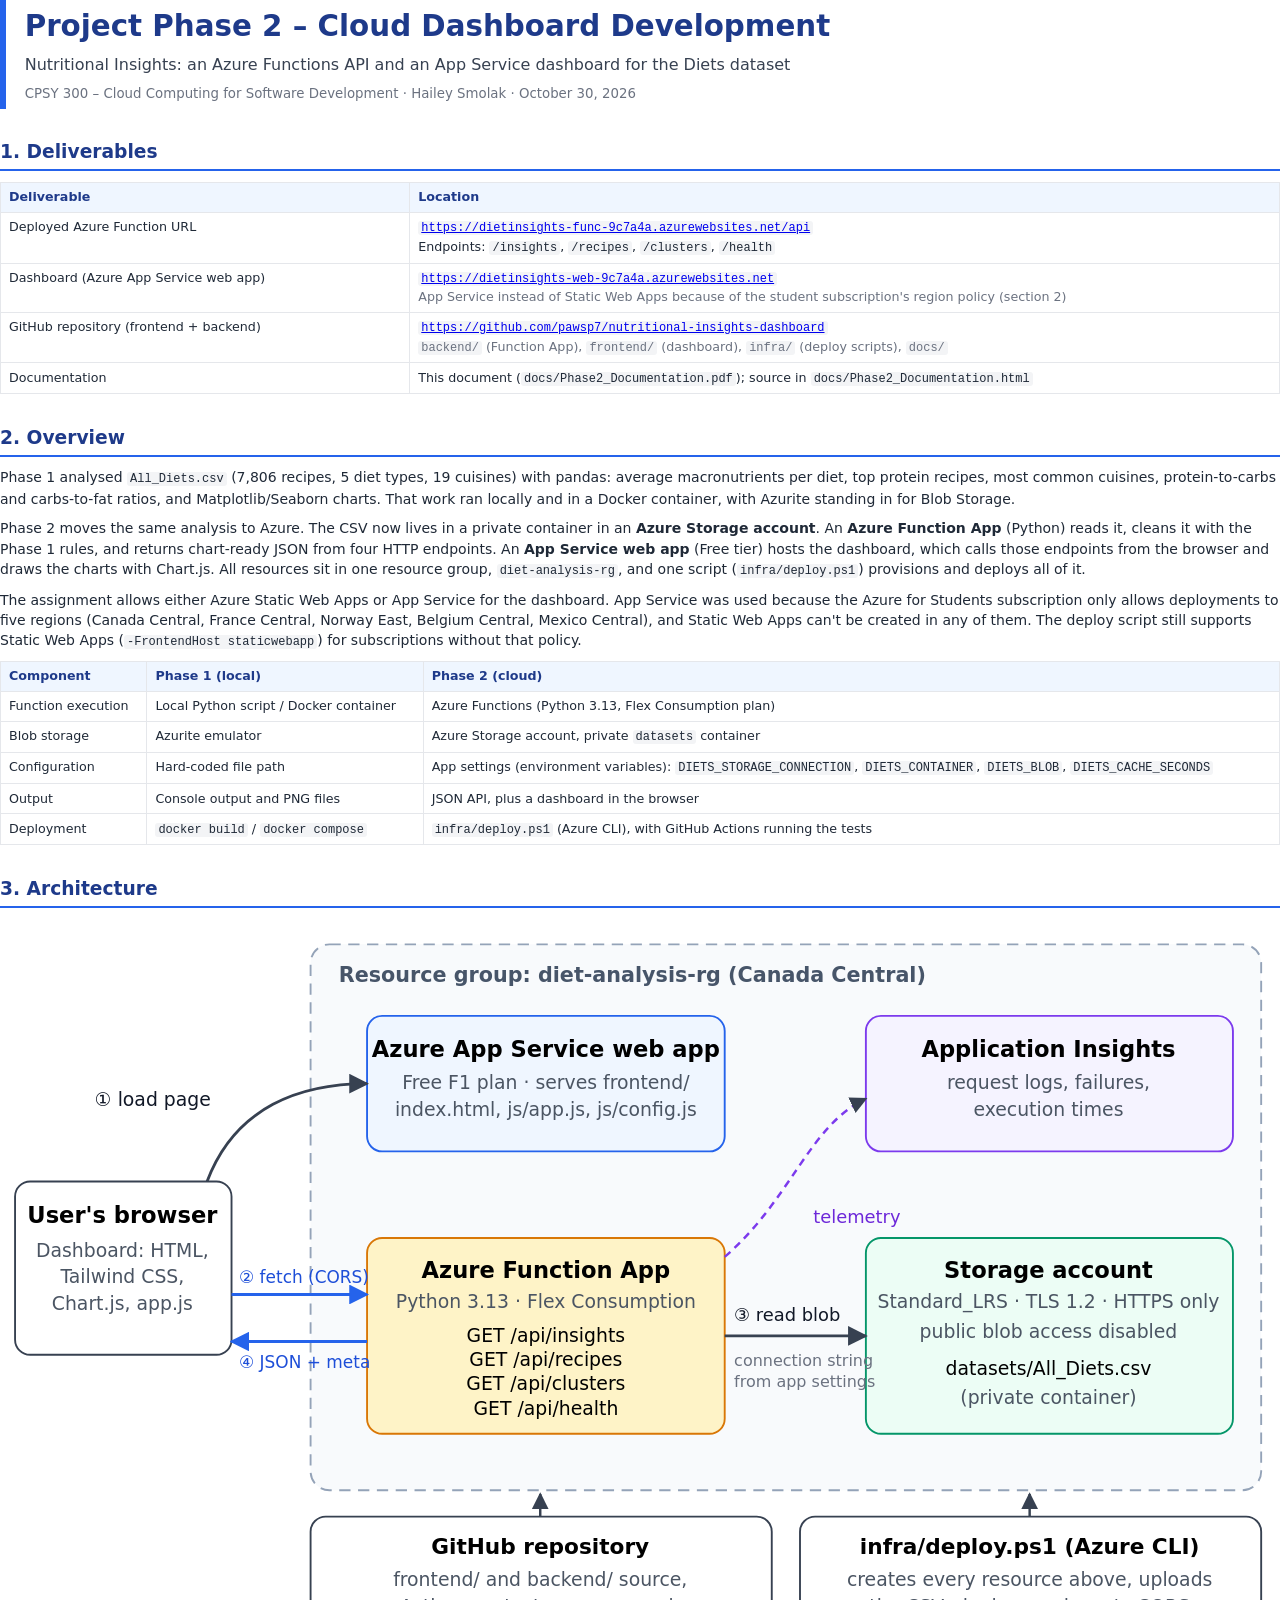
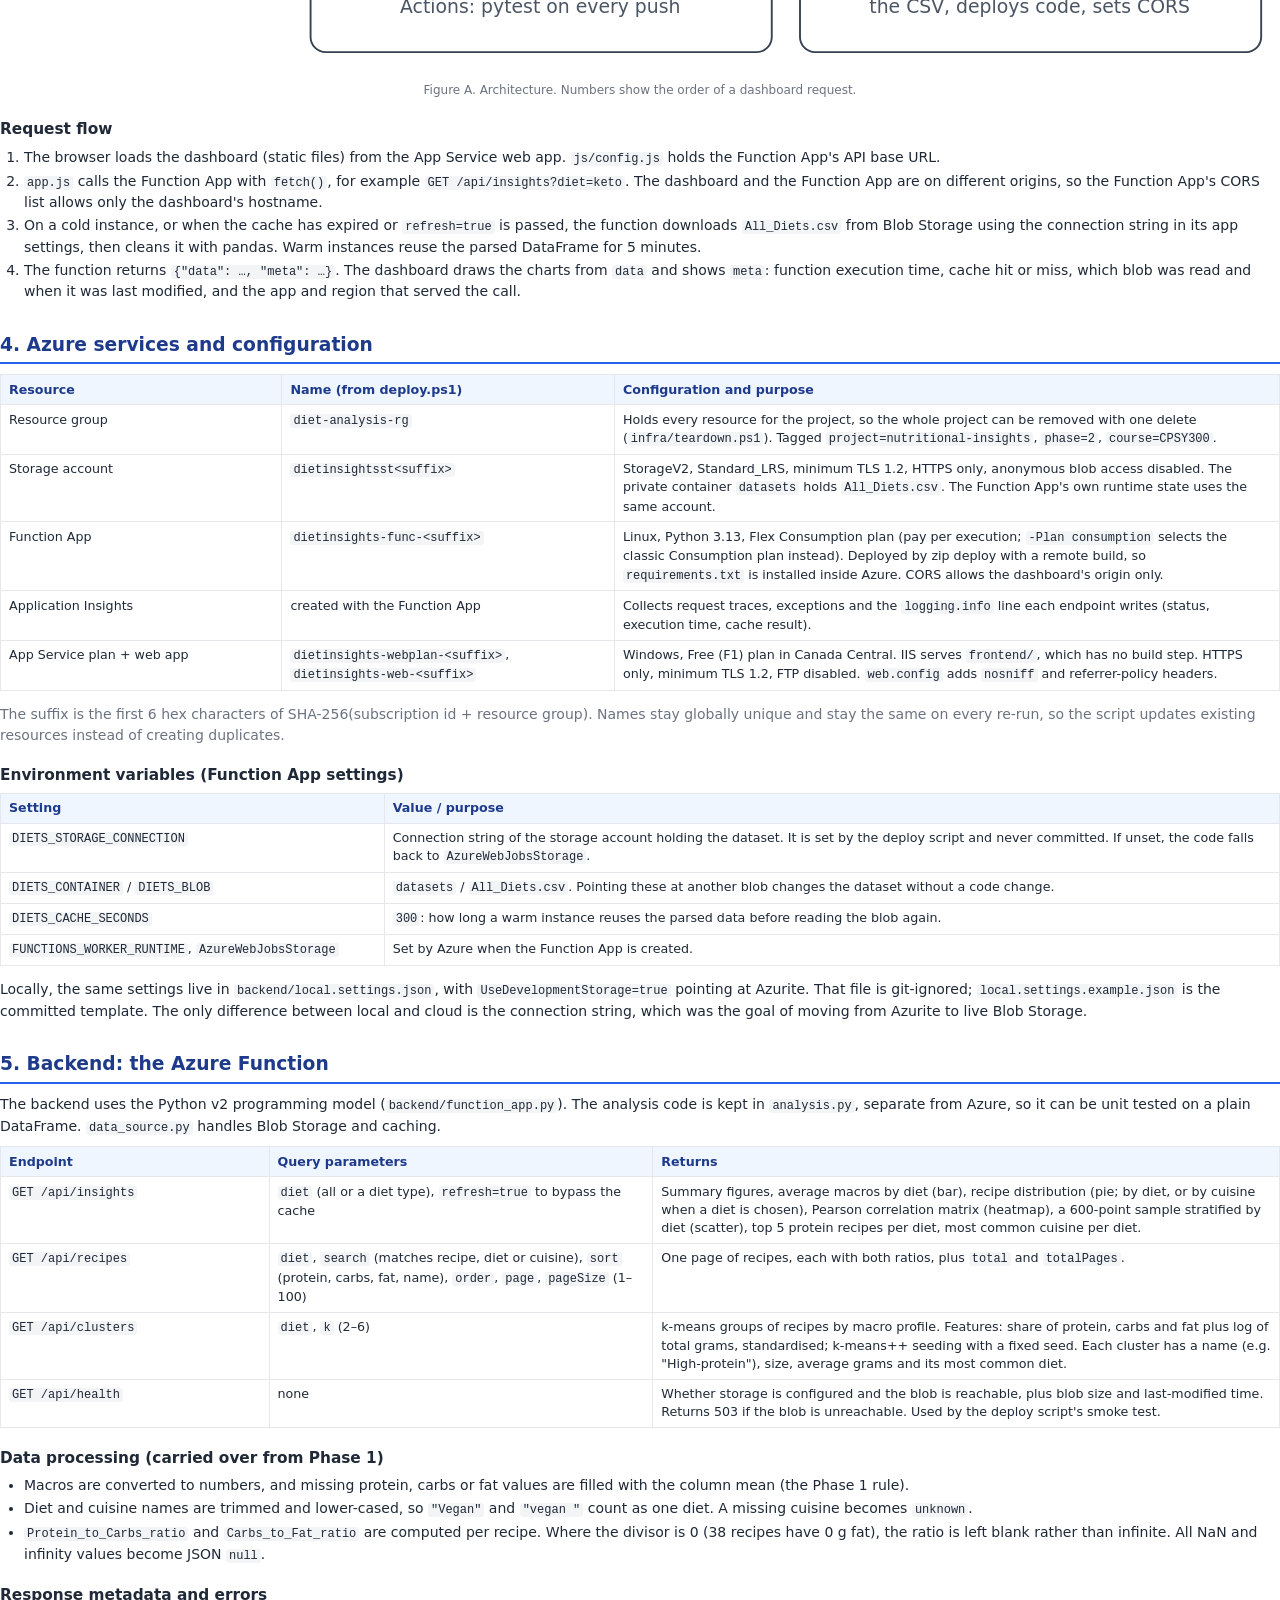
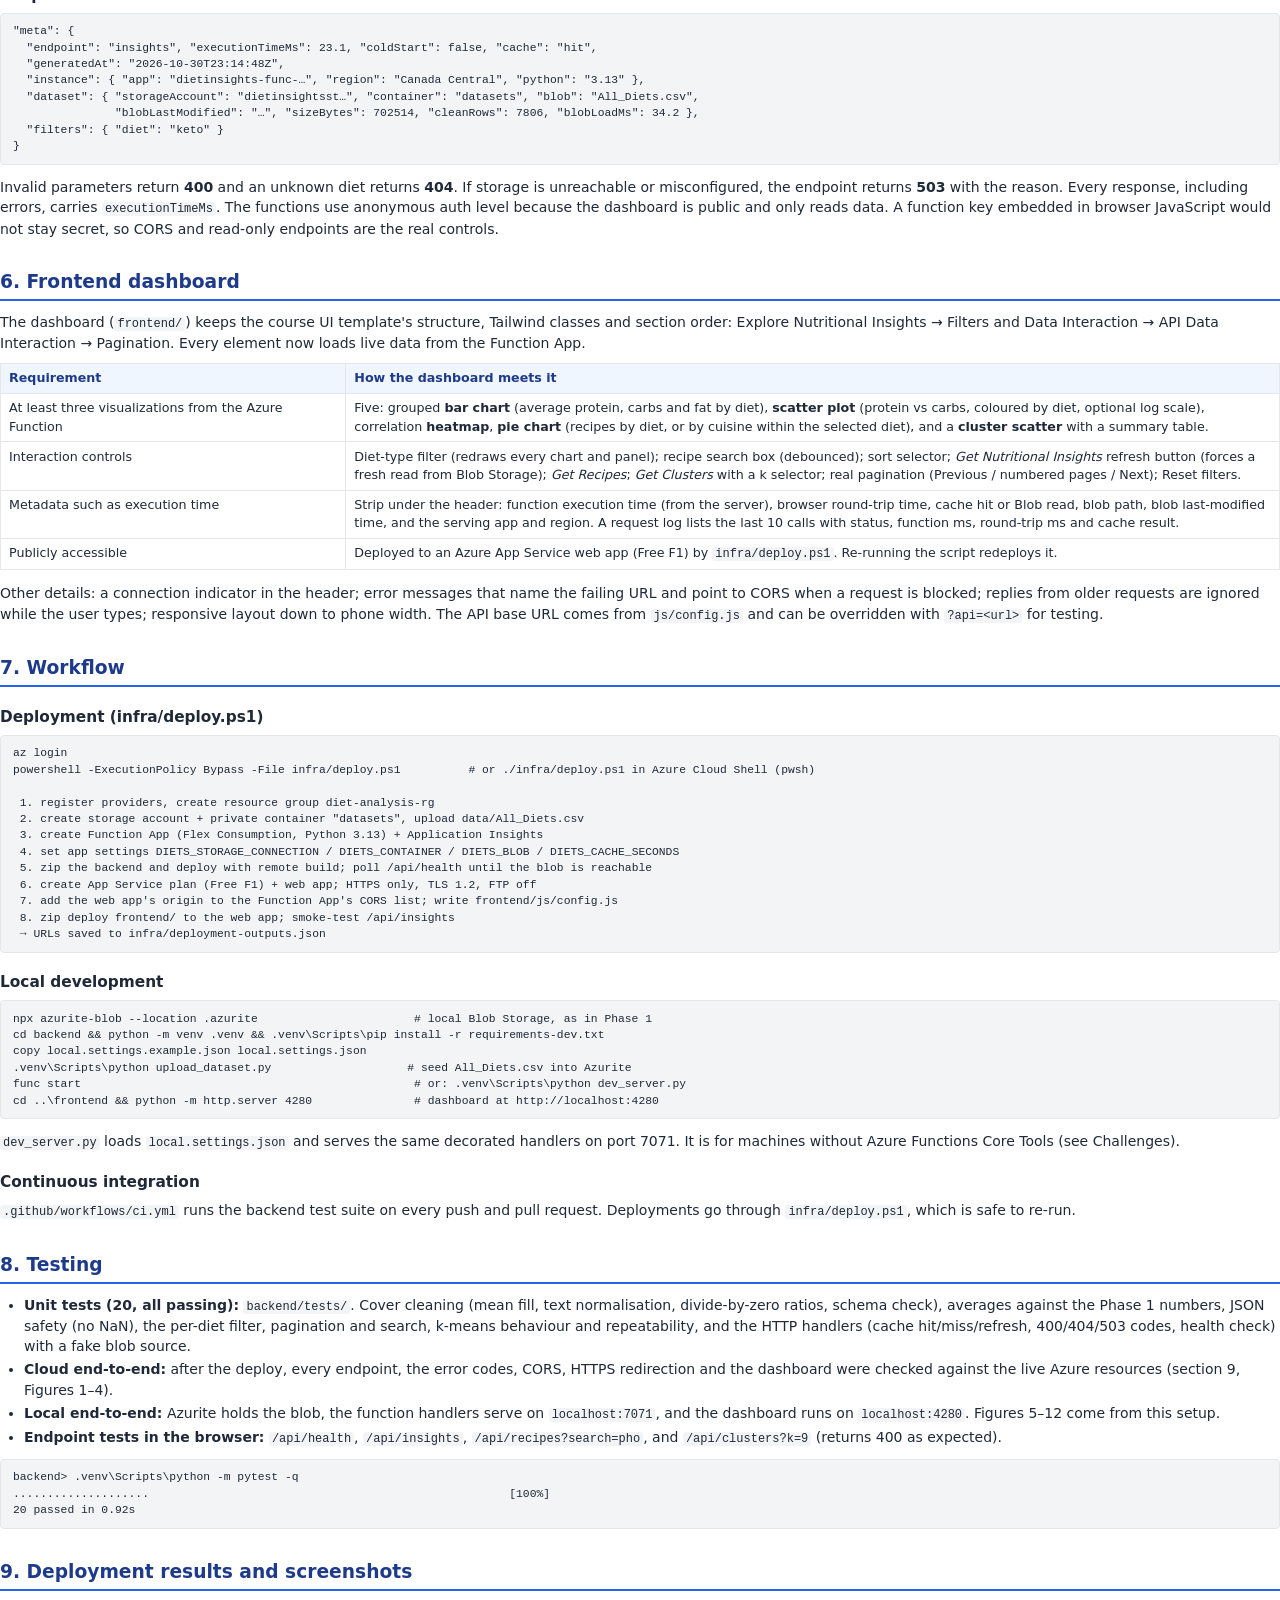
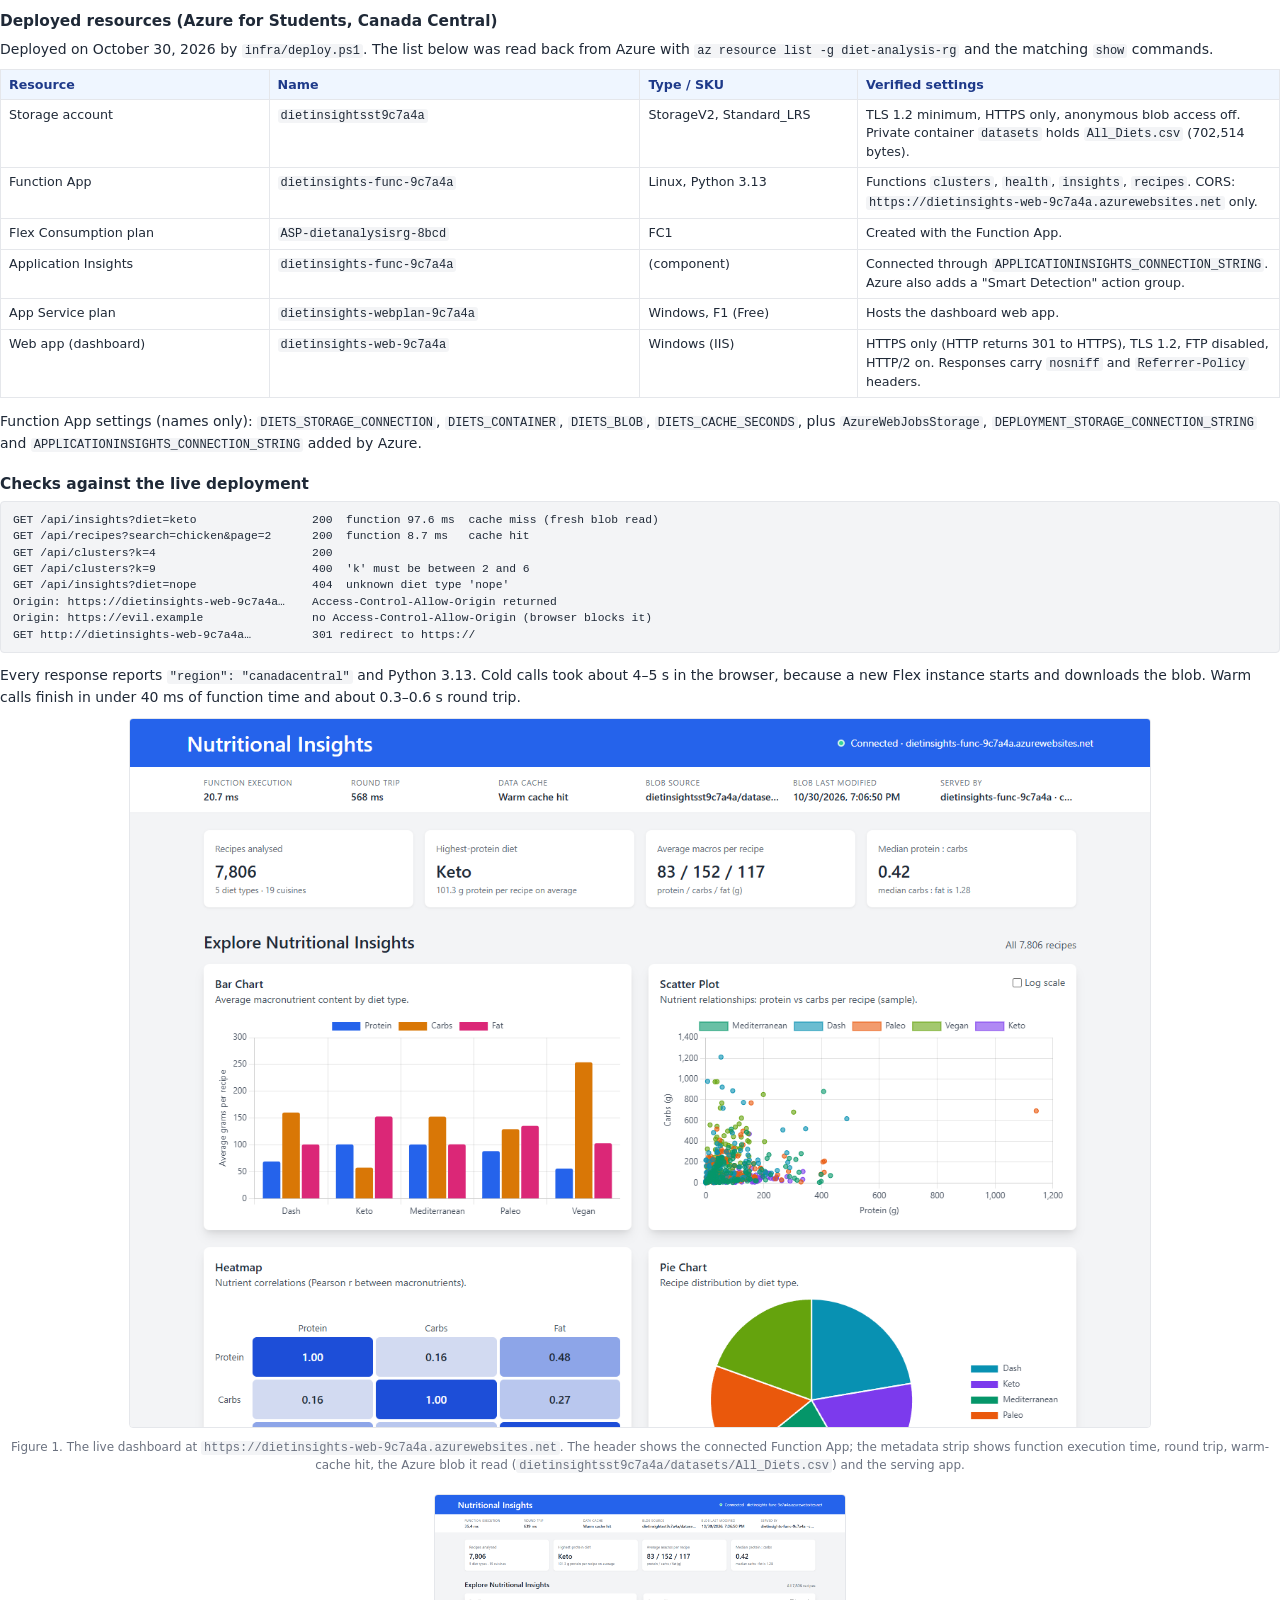
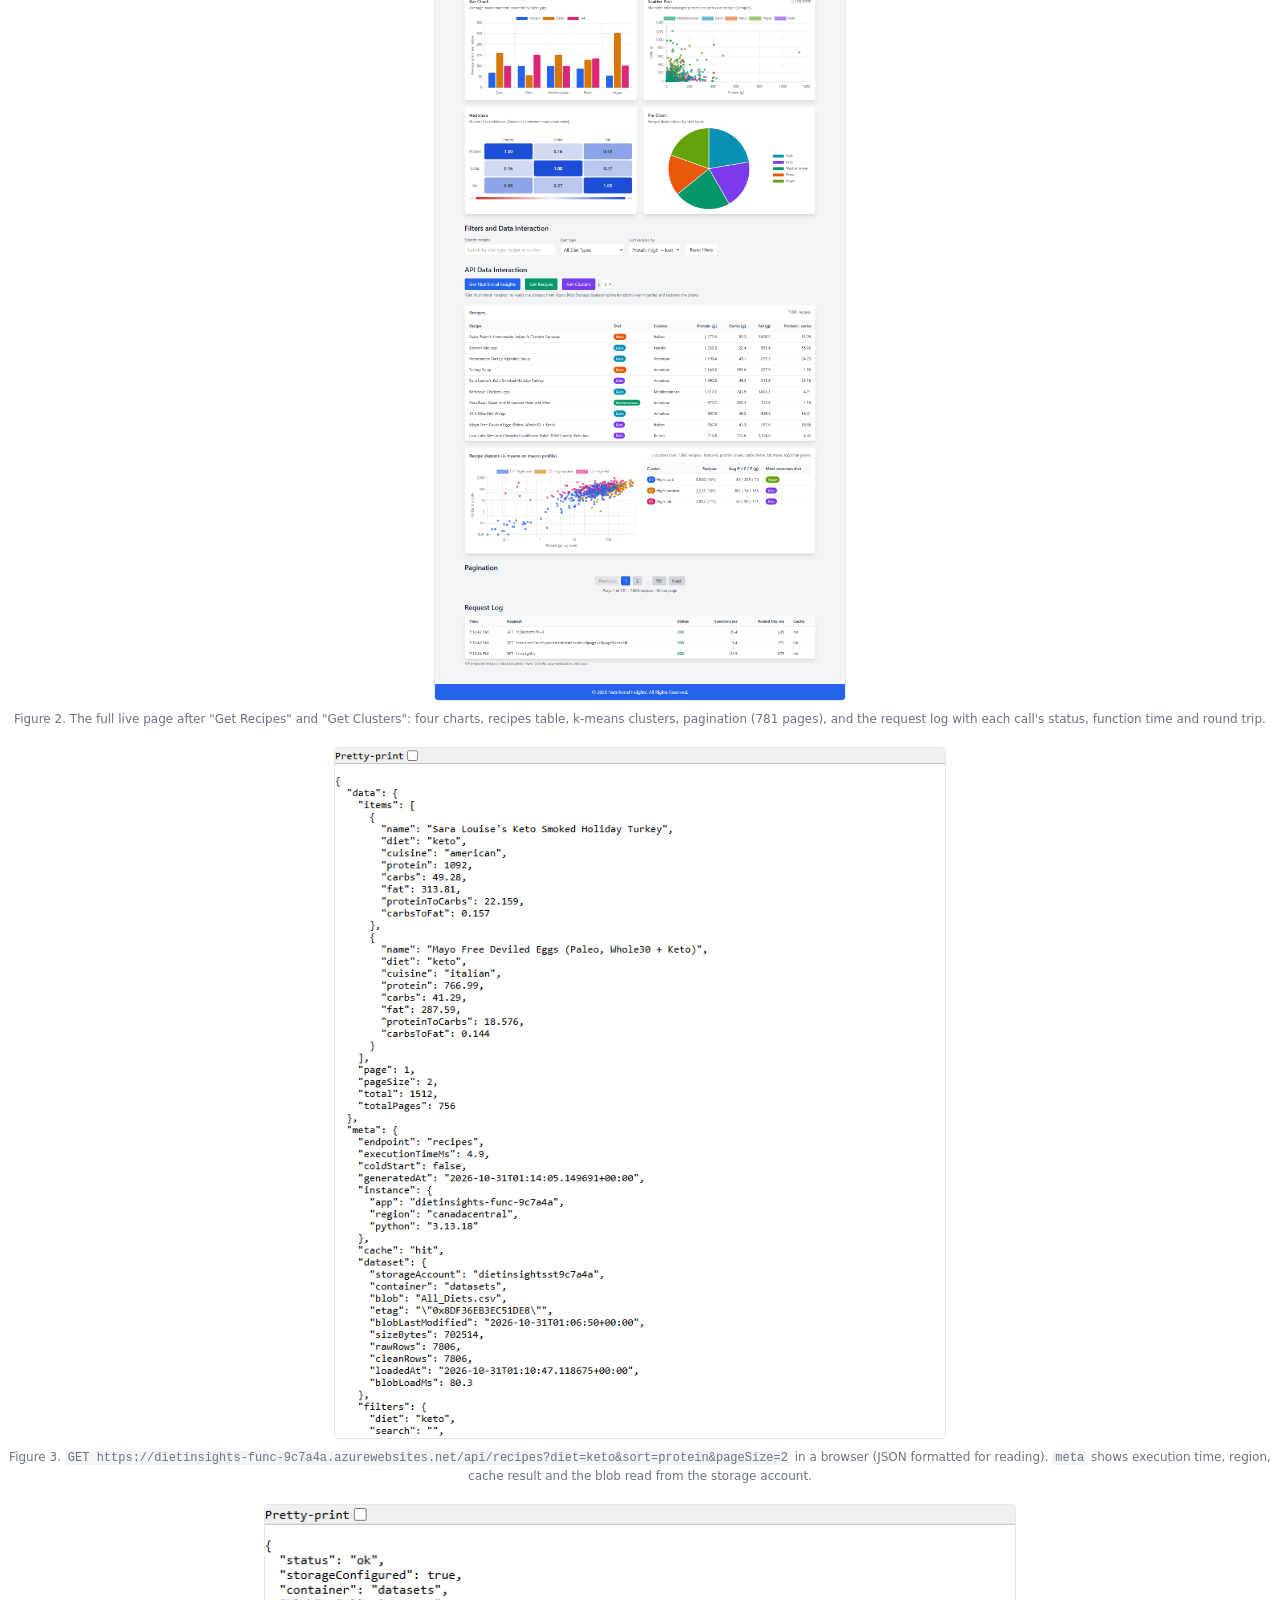
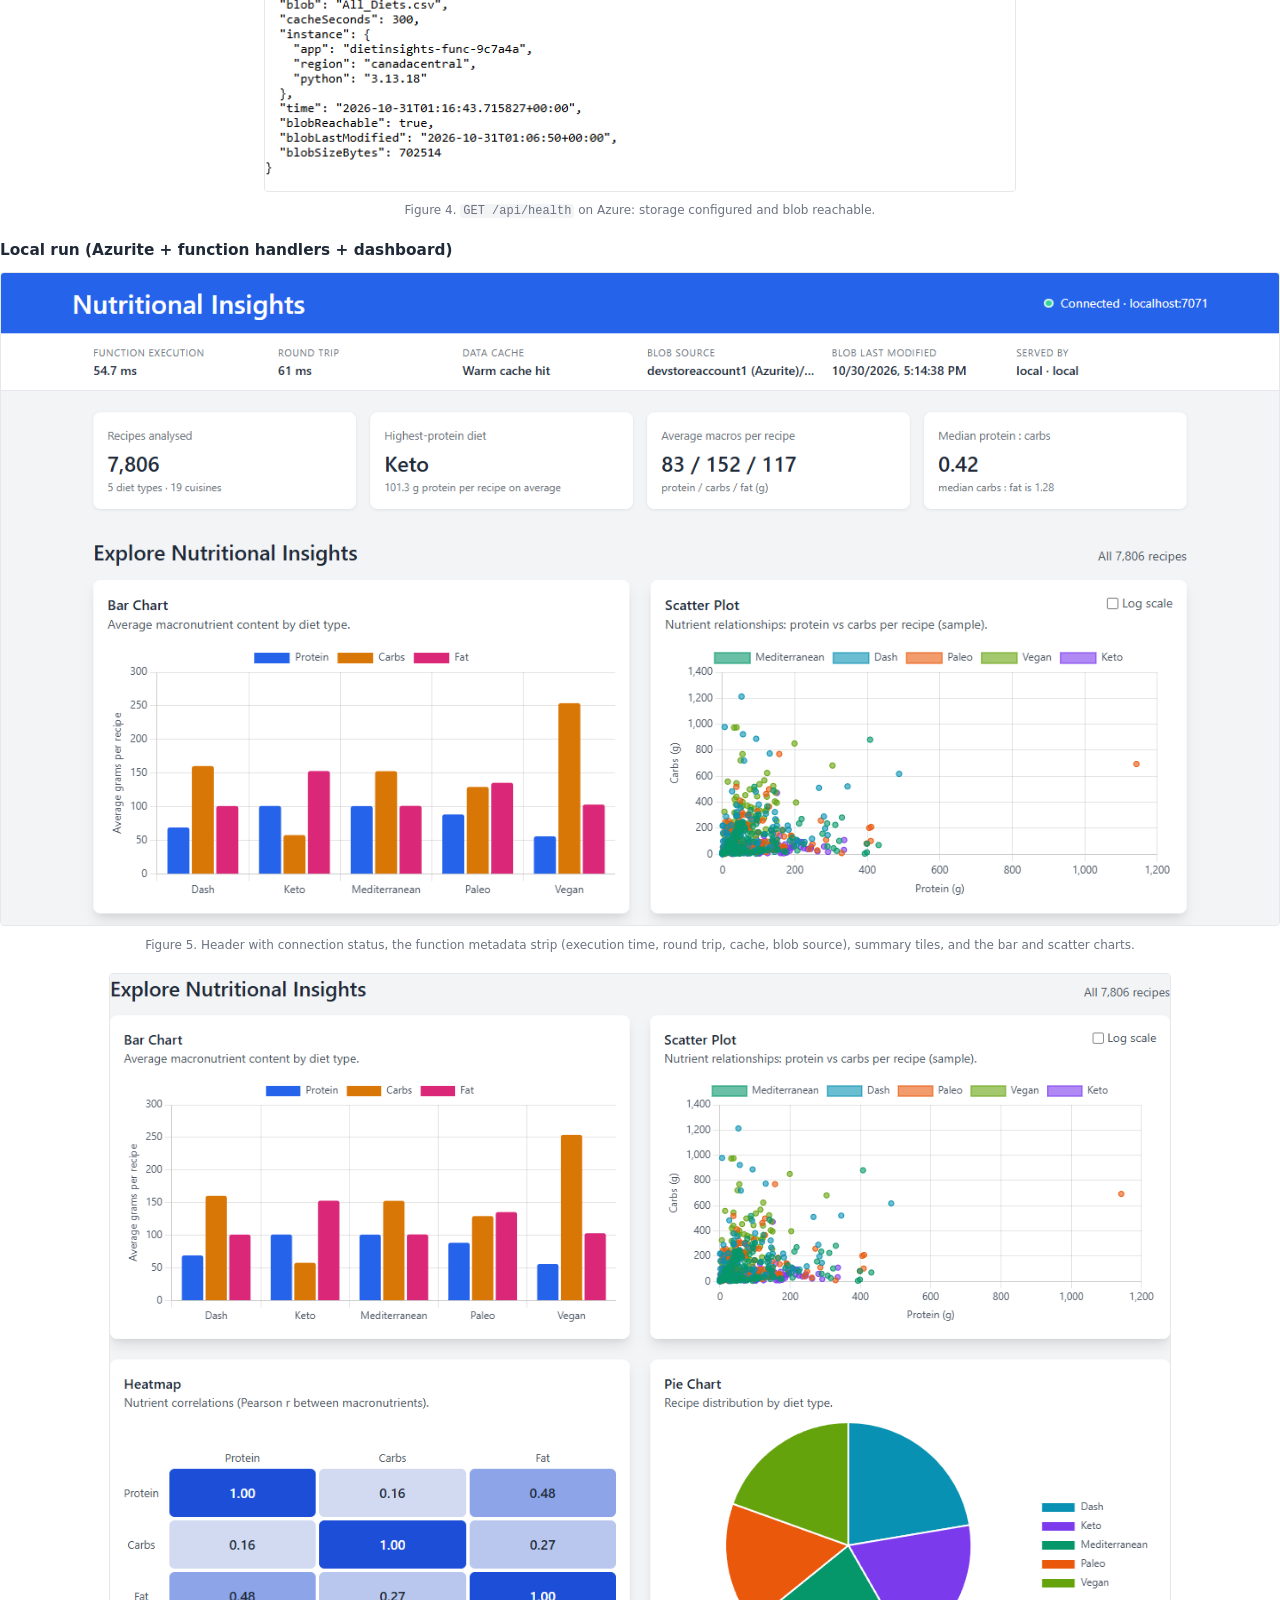
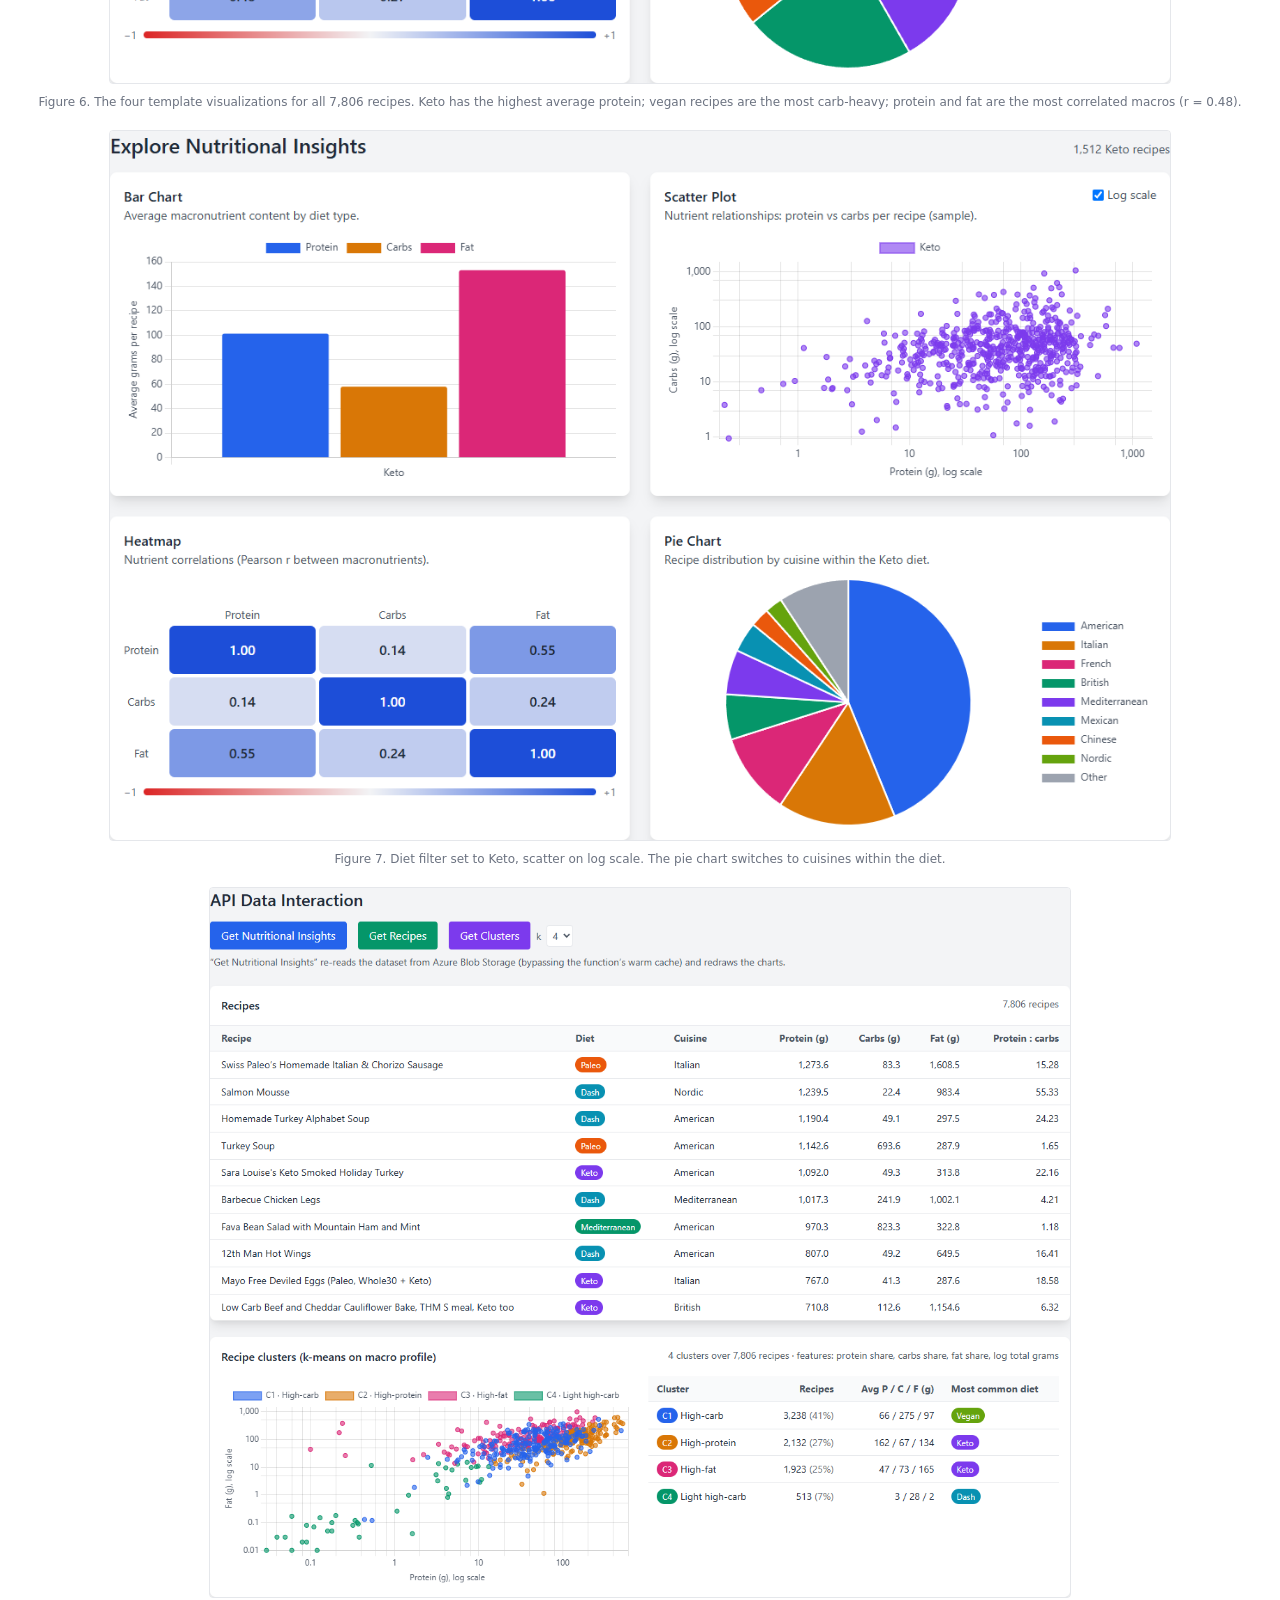
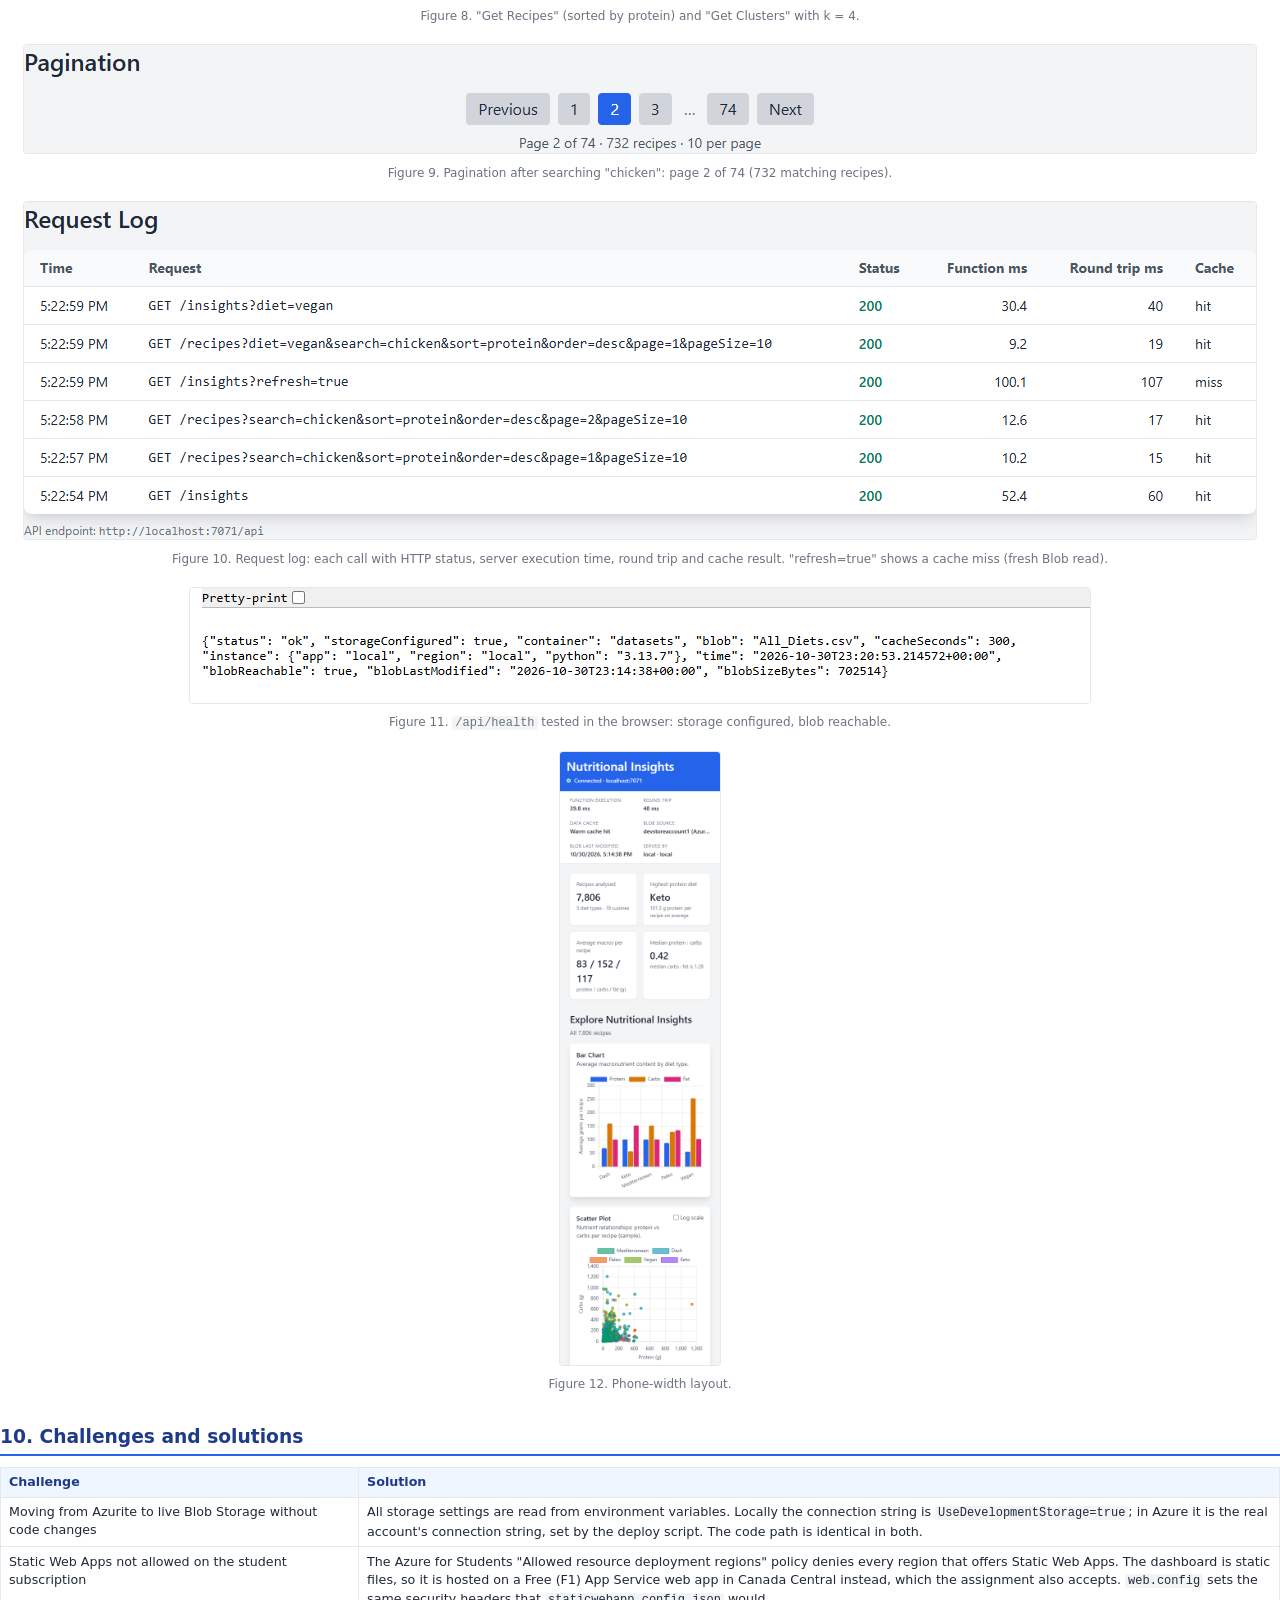
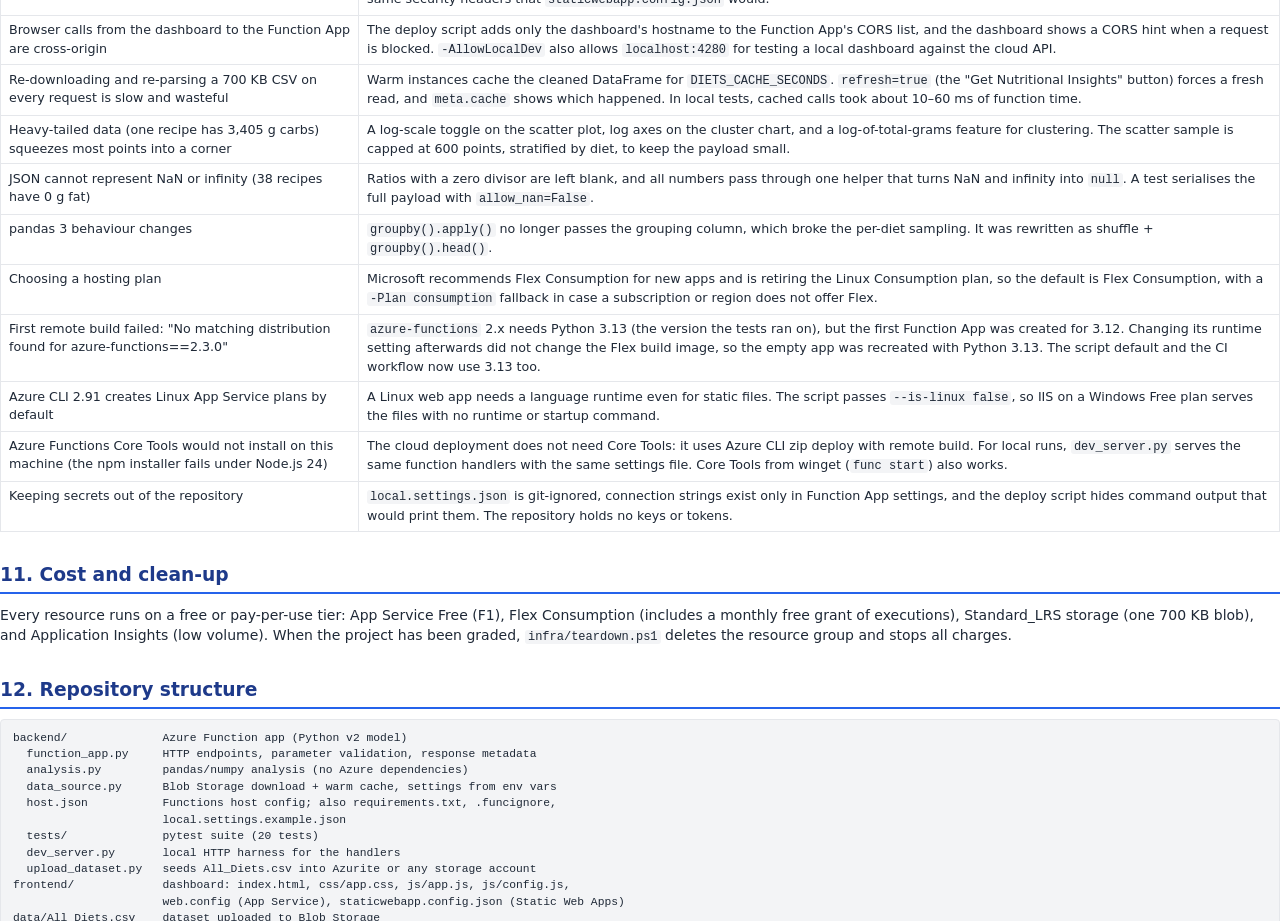
<file: docs/Phase2_Documentation.html>
<!DOCTYPE html>
<html lang="en">
<head>
<meta charset="UTF-8">
<title>Phase 2 – Cloud Dashboard Development</title>
<!-- Source for Phase2_Documentation.pdf. Rebuild with: node docs/tools/capture.mjs pdf docs/Phase2_Documentation.html docs/Phase2_Documentation.pdf -->
<style>
    @page { size: Letter; margin: 0.7in 0.7in 0.75in; }
    :root { --ink: #1f2937; --muted: #6b7280; --line: #e5e7eb; --blue: #2563eb; --soft: #f3f4f6; }
    * { box-sizing: border-box; }
    body { font-family: "Segoe UI", system-ui, -apple-system, Roboto, sans-serif; color: var(--ink); font-size: 10.5pt; line-height: 1.45; margin: 0; background: #fff; }
    h1 { font-size: 22pt; margin: 0 0 4pt; color: #1e3a8a; }
    h2 { font-size: 14pt; color: #1e3a8a; border-bottom: 2px solid var(--blue); padding-bottom: 3pt; margin: 22pt 0 8pt; break-after: avoid; }
    h3 { font-size: 11.5pt; margin: 14pt 0 5pt; break-after: avoid; }
    p { margin: 0 0 7pt; }
    ul, ol { margin: 0 0 8pt; padding-left: 18pt; }
    li { margin-bottom: 2pt; }
    code { font-family: Consolas, "Cascadia Mono", monospace; font-size: 9pt; background: var(--soft); padding: 0 3px; border-radius: 3px; }
    pre { font-family: Consolas, "Cascadia Mono", monospace; font-size: 8.5pt; background: var(--soft); border: 1px solid var(--line); border-radius: 4px; padding: 7pt 9pt; white-space: pre-wrap; break-inside: avoid; margin: 0 0 9pt; }
    table { border-collapse: collapse; width: 100%; margin: 4pt 0 10pt; font-size: 9.5pt; break-inside: auto; }
    th, td { border: 1px solid var(--line); padding: 4pt 6pt; text-align: left; vertical-align: top; }
    th { background: #eff6ff; color: #1e3a8a; }
    tr { break-inside: avoid; }
    figure { margin: 8pt 0 14pt; break-inside: avoid; text-align: center; }
    figure img { max-width: 100%; max-height: 7.4in; border: 1px solid var(--line); border-radius: 4px; }
    figcaption { font-size: 9pt; color: var(--muted); margin-top: 4pt; }
    .cover { border-left: 6px solid var(--blue); padding: 4pt 0 4pt 14pt; margin-bottom: 18pt; }
    .cover .sub { font-size: 12pt; color: #374151; }
    .cover .meta { color: var(--muted); font-size: 10pt; margin-top: 6pt; }
    .todo { background: #fefce8; border: 1px dashed #ca8a04; color: #713f12; border-radius: 4px; padding: 6pt 9pt; margin: 6pt 0 10pt; font-size: 9.5pt; }
    .note { background: #eff6ff; border-left: 4px solid var(--blue); padding: 6pt 9pt; margin: 6pt 0 10pt; font-size: 9.5pt; }
    .page-break { break-before: page; }
    .muted { color: var(--muted); }
    .ok { color: #15803d; font-weight: 600; }
    svg text { font-family: "Segoe UI", system-ui, sans-serif; }
</style>
</head>
<body>

<div class="cover">
    <h1>Project Phase 2 – Cloud Dashboard Development</h1>
    <div class="sub">Nutritional Insights: an Azure Functions API and an App Service dashboard for the Diets dataset</div>
    <div class="meta">CPSY 300 – Cloud Computing for Software Development · Hailey Smolak · October 30, 2026</div>
</div>

<h2>1. Deliverables</h2>
<table>
    <tr><th style="width:32%">Deliverable</th><th>Location</th></tr>
    <tr><td>Deployed Azure Function URL</td><td><a href="https://dietinsights-func-9c7a4a.azurewebsites.net/api/insights"><code>https://dietinsights-func-9c7a4a.azurewebsites.net/api</code></a><br>Endpoints: <code>/insights</code>, <code>/recipes</code>, <code>/clusters</code>, <code>/health</code></td></tr>
    <tr><td>Dashboard (Azure App Service web app)</td><td><a href="https://dietinsights-web-9c7a4a.azurewebsites.net"><code>https://dietinsights-web-9c7a4a.azurewebsites.net</code></a><br><span class="muted">App Service instead of Static Web Apps because of the student subscription's region policy (section 2)</span></td></tr>
    <tr><td>GitHub repository (frontend + backend)</td><td><a href="https://github.com/pawsp7/nutritional-insights-dashboard"><code>https://github.com/pawsp7/nutritional-insights-dashboard</code></a><br><span class="muted"><code>backend/</code> (Function App), <code>frontend/</code> (dashboard), <code>infra/</code> (deploy scripts), <code>docs/</code></span></td></tr>
    <tr><td>Documentation</td><td>This document (<code>docs/Phase2_Documentation.pdf</code>); source in <code>docs/Phase2_Documentation.html</code></td></tr>
</table>

<h2>2. Overview</h2>
<p>Phase 1 analysed <code>All_Diets.csv</code> (7,806 recipes, 5 diet types, 19 cuisines) with pandas: average macronutrients per diet, top protein recipes, most common cuisines, protein-to-carbs and carbs-to-fat ratios, and Matplotlib/Seaborn charts. That work ran locally and in a Docker container, with Azurite standing in for Blob Storage.</p>
<p>Phase 2 moves the same analysis to Azure. The CSV now lives in a private container in an <strong>Azure Storage account</strong>. An <strong>Azure Function App</strong> (Python) reads it, cleans it with the Phase 1 rules, and returns chart-ready JSON from four HTTP endpoints. An <strong>App Service web app</strong> (Free tier) hosts the dashboard, which calls those endpoints from the browser and draws the charts with Chart.js. All resources sit in one resource group, <code>diet-analysis-rg</code>, and one script (<code>infra/deploy.ps1</code>) provisions and deploys all of it.</p>
<p>The assignment allows either Azure Static Web Apps or App Service for the dashboard. App Service was used because the Azure for Students subscription only allows deployments to five regions (Canada Central, France Central, Norway East, Belgium Central, Mexico Central), and Static Web Apps can't be created in any of them. The deploy script still supports Static Web Apps (<code>-FrontendHost staticwebapp</code>) for subscriptions without that policy.</p>

<table>
    <tr><th>Component</th><th>Phase 1 (local)</th><th>Phase 2 (cloud)</th></tr>
    <tr><td>Function execution</td><td>Local Python script / Docker container</td><td>Azure Functions (Python 3.13, Flex Consumption plan)</td></tr>
    <tr><td>Blob storage</td><td>Azurite emulator</td><td>Azure Storage account, private <code>datasets</code> container</td></tr>
    <tr><td>Configuration</td><td>Hard-coded file path</td><td>App settings (environment variables): <code>DIETS_STORAGE_CONNECTION</code>, <code>DIETS_CONTAINER</code>, <code>DIETS_BLOB</code>, <code>DIETS_CACHE_SECONDS</code></td></tr>
    <tr><td>Output</td><td>Console output and PNG files</td><td>JSON API, plus a dashboard in the browser</td></tr>
    <tr><td>Deployment</td><td><code>docker build</code> / <code>docker compose</code></td><td><code>infra/deploy.ps1</code> (Azure CLI), with GitHub Actions running the tests</td></tr>
</table>

<h2>3. Architecture</h2>
<figure>
<svg viewBox="0 0 680 400" width="100%" role="img" aria-label="Architecture diagram">
    <defs>
        <marker id="arr" viewBox="0 0 10 10" refX="9" refY="5" markerWidth="7" markerHeight="7" orient="auto-start-reverse"><path d="M0,0 L10,5 L0,10 z" fill="#374151"/></marker>
        <marker id="arrb" viewBox="0 0 10 10" refX="9" refY="5" markerWidth="7" markerHeight="7" orient="auto-start-reverse"><path d="M0,0 L10,5 L0,10 z" fill="#2563eb"/></marker>
    </defs>
    <!-- resource group -->
    <rect x="165" y="14" width="505" height="290" rx="10" fill="#f8fafc" stroke="#94a3b8" stroke-dasharray="6 4"/>
    <text x="180" y="34" font-size="11" fill="#475569" font-weight="600">Resource group: diet-analysis-rg (Canada Central)</text>

    <!-- browser -->
    <rect x="8" y="140" width="115" height="92" rx="8" fill="#fff" stroke="#374151"/>
    <text x="65" y="162" font-size="12" font-weight="700" text-anchor="middle">User's browser</text>
    <text x="65" y="180" font-size="10" text-anchor="middle" fill="#4b5563">Dashboard: HTML,</text>
    <text x="65" y="194" font-size="10" text-anchor="middle" fill="#4b5563">Tailwind CSS,</text>
    <text x="65" y="208" font-size="10" text-anchor="middle" fill="#4b5563">Chart.js, app.js</text>

    <!-- dashboard web app -->
    <rect x="195" y="52" width="190" height="72" rx="8" fill="#eff6ff" stroke="#2563eb"/>
    <text x="290" y="74" font-size="12" font-weight="700" text-anchor="middle">Azure App Service web app</text>
    <text x="290" y="91" font-size="10" text-anchor="middle" fill="#4b5563">Free F1 plan · serves frontend/</text>
    <text x="290" y="105" font-size="10" text-anchor="middle" fill="#4b5563">index.html, js/app.js, js/config.js</text>

    <!-- function app -->
    <rect x="195" y="170" width="190" height="104" rx="8" fill="#fef3c7" stroke="#d97706"/>
    <text x="290" y="191" font-size="12" font-weight="700" text-anchor="middle">Azure Function App</text>
    <text x="290" y="207" font-size="10" text-anchor="middle" fill="#4b5563">Python 3.13 · Flex Consumption</text>
    <text x="290" y="225" font-size="10" text-anchor="middle" font-family="Consolas, monospace">GET /api/insights</text>
    <text x="290" y="238" font-size="10" text-anchor="middle" font-family="Consolas, monospace">GET /api/recipes</text>
    <text x="290" y="251" font-size="10" text-anchor="middle" font-family="Consolas, monospace">GET /api/clusters</text>
    <text x="290" y="264" font-size="10" text-anchor="middle" font-family="Consolas, monospace">GET /api/health</text>

    <!-- storage -->
    <rect x="460" y="170" width="195" height="104" rx="8" fill="#ecfdf5" stroke="#059669"/>
    <text x="557" y="191" font-size="12" font-weight="700" text-anchor="middle">Storage account</text>
    <text x="557" y="207" font-size="10" text-anchor="middle" fill="#4b5563">Standard_LRS · TLS 1.2 · HTTPS only</text>
    <text x="557" y="223" font-size="10" text-anchor="middle" fill="#4b5563">public blob access disabled</text>
    <text x="557" y="243" font-size="10" text-anchor="middle" font-family="Consolas, monospace">datasets/All_Diets.csv</text>
    <text x="557" y="258" font-size="10" text-anchor="middle" fill="#4b5563">(private container)</text>

    <!-- app insights -->
    <rect x="460" y="52" width="195" height="72" rx="8" fill="#f5f3ff" stroke="#7c3aed"/>
    <text x="557" y="74" font-size="12" font-weight="700" text-anchor="middle">Application Insights</text>
    <text x="557" y="91" font-size="10" text-anchor="middle" fill="#4b5563">request logs, failures,</text>
    <text x="557" y="105" font-size="10" text-anchor="middle" fill="#4b5563">execution times</text>

    <!-- arrows -->
    <path d="M110,140 C125,100 160,88 195,88" fill="none" stroke="#374151" stroke-width="1.5" marker-end="url(#arr)"/>
    <text x="112" y="100" font-size="10" fill="#111827" text-anchor="end">① load page</text>

    <line x1="123" y1="200" x2="195" y2="200" stroke="#2563eb" stroke-width="1.5" marker-end="url(#arrb)"/>
    <text x="127" y="194" font-size="9" fill="#1d4ed8">② fetch (CORS)</text>
    <line x1="195" y1="225" x2="123" y2="225" stroke="#2563eb" stroke-width="1.5" marker-end="url(#arrb)"/>
    <text x="127" y="239" font-size="9" fill="#1d4ed8">④ JSON + meta</text>

    <line x1="385" y1="222" x2="460" y2="222" stroke="#374151" stroke-width="1.5" marker-end="url(#arr)"/>
    <text x="390" y="214" font-size="9.5" fill="#111827">③ read blob</text>
    <text x="390" y="238" font-size="8.5" fill="#6b7280">connection string</text>
    <text x="390" y="249" font-size="8.5" fill="#6b7280">from app settings</text>

    <path d="M385,180 C420,150 430,110 460,96" fill="none" stroke="#7c3aed" stroke-width="1.3" stroke-dasharray="4 3" marker-end="url(#arr)"/>
    <text x="432" y="162" font-size="9.5" fill="#6d28d9">telemetry</text>

    <!-- tooling -->
    <rect x="165" y="318" width="245" height="72" rx="8" fill="#fff" stroke="#374151"/>
    <text x="287" y="338" font-size="11.5" font-weight="700" text-anchor="middle">GitHub repository</text>
    <text x="287" y="355" font-size="10" text-anchor="middle" fill="#4b5563">frontend/ and backend/ source,</text>
    <text x="287" y="369" font-size="10" text-anchor="middle" fill="#4b5563">Actions: pytest on every push</text>
    <rect x="425" y="318" width="245" height="72" rx="8" fill="#fff" stroke="#374151"/>
    <text x="547" y="338" font-size="11.5" font-weight="700" text-anchor="middle">infra/deploy.ps1 (Azure CLI)</text>
    <text x="547" y="355" font-size="10" text-anchor="middle" fill="#4b5563">creates every resource above, uploads</text>
    <text x="547" y="369" font-size="10" text-anchor="middle" fill="#4b5563">the CSV, deploys code, sets CORS</text>
    <line x1="547" y1="318" x2="547" y2="306" stroke="#374151" stroke-width="1.3" marker-end="url(#arr)"/>
    <line x1="287" y1="318" x2="287" y2="306" stroke="#374151" stroke-width="1.3" marker-end="url(#arr)"/>
</svg>
<figcaption>Figure A. Architecture. Numbers show the order of a dashboard request.</figcaption>
</figure>

<h3>Request flow</h3>
<ol>
    <li>The browser loads the dashboard (static files) from the App Service web app. <code>js/config.js</code> holds the Function App's API base URL.</li>
    <li><code>app.js</code> calls the Function App with <code>fetch()</code>, for example <code>GET /api/insights?diet=keto</code>. The dashboard and the Function App are on different origins, so the Function App's CORS list allows only the dashboard's hostname.</li>
    <li>On a cold instance, or when the cache has expired or <code>refresh=true</code> is passed, the function downloads <code>All_Diets.csv</code> from Blob Storage using the connection string in its app settings, then cleans it with pandas. Warm instances reuse the parsed DataFrame for 5 minutes.</li>
    <li>The function returns <code>{"data": …, "meta": …}</code>. The dashboard draws the charts from <code>data</code> and shows <code>meta</code>: function execution time, cache hit or miss, which blob was read and when it was last modified, and the app and region that served the call.</li>
</ol>

<h2>4. Azure services and configuration</h2>
<table>
    <tr><th style="width:22%">Resource</th><th style="width:26%">Name (from deploy.ps1)</th><th>Configuration and purpose</th></tr>
    <tr><td>Resource group</td><td><code>diet-analysis-rg</code></td><td>Holds every resource for the project, so the whole project can be removed with one delete (<code>infra/teardown.ps1</code>). Tagged <code>project=nutritional-insights</code>, <code>phase=2</code>, <code>course=CPSY300</code>.</td></tr>
    <tr><td>Storage account</td><td><code>dietinsightsst&lt;suffix&gt;</code></td><td>StorageV2, Standard_LRS, minimum TLS 1.2, HTTPS only, anonymous blob access disabled. The private container <code>datasets</code> holds <code>All_Diets.csv</code>. The Function App's own runtime state uses the same account.</td></tr>
    <tr><td>Function App</td><td><code>dietinsights-func-&lt;suffix&gt;</code></td><td>Linux, Python 3.13, Flex Consumption plan (pay per execution; <code>-Plan consumption</code> selects the classic Consumption plan instead). Deployed by zip deploy with a remote build, so <code>requirements.txt</code> is installed inside Azure. CORS allows the dashboard's origin only.</td></tr>
    <tr><td>Application Insights</td><td>created with the Function App</td><td>Collects request traces, exceptions and the <code>logging.info</code> line each endpoint writes (status, execution time, cache result).</td></tr>
    <tr><td>App Service plan + web app</td><td><code>dietinsights-webplan-&lt;suffix&gt;</code>, <code>dietinsights-web-&lt;suffix&gt;</code></td><td>Windows, Free (F1) plan in Canada Central. IIS serves <code>frontend/</code>, which has no build step. HTTPS only, minimum TLS 1.2, FTP disabled. <code>web.config</code> adds <code>nosniff</code> and referrer-policy headers.</td></tr>
</table>
<p class="muted">The suffix is the first 6 hex characters of SHA-256(subscription id + resource group). Names stay globally unique and stay the same on every re-run, so the script updates existing resources instead of creating duplicates.</p>

<h3>Environment variables (Function App settings)</h3>
<table>
    <tr><th style="width:30%">Setting</th><th>Value / purpose</th></tr>
    <tr><td><code>DIETS_STORAGE_CONNECTION</code></td><td>Connection string of the storage account holding the dataset. It is set by the deploy script and never committed. If unset, the code falls back to <code>AzureWebJobsStorage</code>.</td></tr>
    <tr><td><code>DIETS_CONTAINER</code> / <code>DIETS_BLOB</code></td><td><code>datasets</code> / <code>All_Diets.csv</code>. Pointing these at another blob changes the dataset without a code change.</td></tr>
    <tr><td><code>DIETS_CACHE_SECONDS</code></td><td><code>300</code>: how long a warm instance reuses the parsed data before reading the blob again.</td></tr>
    <tr><td><code>FUNCTIONS_WORKER_RUNTIME</code>, <code>AzureWebJobsStorage</code></td><td>Set by Azure when the Function App is created.</td></tr>
</table>
<p>Locally, the same settings live in <code>backend/local.settings.json</code>, with <code>UseDevelopmentStorage=true</code> pointing at Azurite. That file is git-ignored; <code>local.settings.example.json</code> is the committed template. The only difference between local and cloud is the connection string, which was the goal of moving from Azurite to live Blob Storage.</p>

<h2>5. Backend: the Azure Function</h2>
<p>The backend uses the Python v2 programming model (<code>backend/function_app.py</code>). The analysis code is kept in <code>analysis.py</code>, separate from Azure, so it can be unit tested on a plain DataFrame. <code>data_source.py</code> handles Blob Storage and caching.</p>
<table>
    <tr><th style="width:21%">Endpoint</th><th style="width:30%">Query parameters</th><th>Returns</th></tr>
    <tr><td><code>GET /api/insights</code></td><td><code>diet</code> (all or a diet type), <code>refresh=true</code> to bypass the cache</td><td>Summary figures, average macros by diet (bar), recipe distribution (pie; by diet, or by cuisine when a diet is chosen), Pearson correlation matrix (heatmap), a 600-point sample stratified by diet (scatter), top 5 protein recipes per diet, most common cuisine per diet.</td></tr>
    <tr><td><code>GET /api/recipes</code></td><td><code>diet</code>, <code>search</code> (matches recipe, diet or cuisine), <code>sort</code> (protein, carbs, fat, name), <code>order</code>, <code>page</code>, <code>pageSize</code> (1–100)</td><td>One page of recipes, each with both ratios, plus <code>total</code> and <code>totalPages</code>.</td></tr>
    <tr><td><code>GET /api/clusters</code></td><td><code>diet</code>, <code>k</code> (2–6)</td><td>k-means groups of recipes by macro profile. Features: share of protein, carbs and fat plus log of total grams, standardised; k-means++ seeding with a fixed seed. Each cluster has a name (e.g. "High-protein"), size, average grams and its most common diet.</td></tr>
    <tr><td><code>GET /api/health</code></td><td>none</td><td>Whether storage is configured and the blob is reachable, plus blob size and last-modified time. Returns 503 if the blob is unreachable. Used by the deploy script's smoke test.</td></tr>
</table>

<h3>Data processing (carried over from Phase 1)</h3>
<ul>
    <li>Macros are converted to numbers, and missing protein, carbs or fat values are filled with the column mean (the Phase 1 rule).</li>
    <li>Diet and cuisine names are trimmed and lower-cased, so <code>"Vegan"</code> and <code>"vegan "</code> count as one diet. A missing cuisine becomes <code>unknown</code>.</li>
    <li><code>Protein_to_Carbs_ratio</code> and <code>Carbs_to_Fat_ratio</code> are computed per recipe. Where the divisor is 0 (38 recipes have 0 g fat), the ratio is left blank rather than infinite. All NaN and infinity values become JSON <code>null</code>.</li>
</ul>

<h3>Response metadata and errors</h3>
<pre>"meta": {
  "endpoint": "insights", "executionTimeMs": 23.1, "coldStart": false, "cache": "hit",
  "generatedAt": "2026-10-30T23:14:48Z",
  "instance": { "app": "dietinsights-func-…", "region": "Canada Central", "python": "3.13" },
  "dataset": { "storageAccount": "dietinsightsst…", "container": "datasets", "blob": "All_Diets.csv",
               "blobLastModified": "…", "sizeBytes": 702514, "cleanRows": 7806, "blobLoadMs": 34.2 },
  "filters": { "diet": "keto" }
}</pre>
<p>Invalid parameters return <strong>400</strong> and an unknown diet returns <strong>404</strong>. If storage is unreachable or misconfigured, the endpoint returns <strong>503</strong> with the reason. Every response, including errors, carries <code>executionTimeMs</code>. The functions use anonymous auth level because the dashboard is public and only reads data. A function key embedded in browser JavaScript would not stay secret, so CORS and read-only endpoints are the real controls.</p>

<h2>6. Frontend dashboard</h2>
<p>The dashboard (<code>frontend/</code>) keeps the course UI template's structure, Tailwind classes and section order: Explore Nutritional Insights → Filters and Data Interaction → API Data Interaction → Pagination. Every element now loads live data from the Function App.</p>
<table>
    <tr><th style="width:27%">Requirement</th><th>How the dashboard meets it</th></tr>
    <tr><td>At least three visualizations from the Azure Function</td><td>Five: grouped <strong>bar chart</strong> (average protein, carbs and fat by diet), <strong>scatter plot</strong> (protein vs carbs, coloured by diet, optional log scale), correlation <strong>heatmap</strong>, <strong>pie chart</strong> (recipes by diet, or by cuisine within the selected diet), and a <strong>cluster scatter</strong> with a summary table.</td></tr>
    <tr><td>Interaction controls</td><td>Diet-type filter (redraws every chart and panel); recipe search box (debounced); sort selector; <em>Get Nutritional Insights</em> refresh button (forces a fresh read from Blob Storage); <em>Get Recipes</em>; <em>Get Clusters</em> with a k selector; real pagination (Previous / numbered pages / Next); Reset filters.</td></tr>
    <tr><td>Metadata such as execution time</td><td>Strip under the header: function execution time (from the server), browser round-trip time, cache hit or Blob read, blob path, blob last-modified time, and the serving app and region. A request log lists the last 10 calls with status, function ms, round-trip ms and cache result.</td></tr>
    <tr><td>Publicly accessible</td><td>Deployed to an Azure App Service web app (Free F1) by <code>infra/deploy.ps1</code>. Re-running the script redeploys it.</td></tr>
</table>
<p>Other details: a connection indicator in the header; error messages that name the failing URL and point to CORS when a request is blocked; replies from older requests are ignored while the user types; responsive layout down to phone width. The API base URL comes from <code>js/config.js</code> and can be overridden with <code>?api=&lt;url&gt;</code> for testing.</p>

<h2>7. Workflow</h2>
<h3>Deployment (infra/deploy.ps1)</h3>
<pre>az login
powershell -ExecutionPolicy Bypass -File infra/deploy.ps1          # or ./infra/deploy.ps1 in Azure Cloud Shell (pwsh)

 1. register providers, create resource group diet-analysis-rg
 2. create storage account + private container "datasets", upload data/All_Diets.csv
 3. create Function App (Flex Consumption, Python 3.13) + Application Insights
 4. set app settings DIETS_STORAGE_CONNECTION / DIETS_CONTAINER / DIETS_BLOB / DIETS_CACHE_SECONDS
 5. zip the backend and deploy with remote build; poll /api/health until the blob is reachable
 6. create App Service plan (Free F1) + web app; HTTPS only, TLS 1.2, FTP off
 7. add the web app's origin to the Function App's CORS list; write frontend/js/config.js
 8. zip deploy frontend/ to the web app; smoke-test /api/insights
 → URLs saved to infra/deployment-outputs.json</pre>

<h3>Local development</h3>
<pre>npx azurite-blob --location .azurite                       # local Blob Storage, as in Phase 1
cd backend &amp;&amp; python -m venv .venv &amp;&amp; .venv\Scripts\pip install -r requirements-dev.txt
copy local.settings.example.json local.settings.json
.venv\Scripts\python upload_dataset.py                    # seed All_Diets.csv into Azurite
func start                                                 # or: .venv\Scripts\python dev_server.py
cd ..\frontend &amp;&amp; python -m http.server 4280               # dashboard at http://localhost:4280</pre>
<p><code>dev_server.py</code> loads <code>local.settings.json</code> and serves the same decorated handlers on port 7071. It is for machines without Azure Functions Core Tools (see Challenges).</p>

<h3>Continuous integration</h3>
<p><code>.github/workflows/ci.yml</code> runs the backend test suite on every push and pull request. Deployments go through <code>infra/deploy.ps1</code>, which is safe to re-run.</p>

<h2>8. Testing</h2>
<ul>
    <li><strong>Unit tests (20, all passing):</strong> <code>backend/tests/</code>. Cover cleaning (mean fill, text normalisation, divide-by-zero ratios, schema check), averages against the Phase 1 numbers, JSON safety (no NaN), the per-diet filter, pagination and search, k-means behaviour and repeatability, and the HTTP handlers (cache hit/miss/refresh, 400/404/503 codes, health check) with a fake blob source.</li>
    <li><strong>Cloud end-to-end:</strong> after the deploy, every endpoint, the error codes, CORS, HTTPS redirection and the dashboard were checked against the live Azure resources (section 9, Figures 1–4).</li>
    <li><strong>Local end-to-end:</strong> Azurite holds the blob, the function handlers serve on <code>localhost:7071</code>, and the dashboard runs on <code>localhost:4280</code>. Figures 5–12 come from this setup.</li>
    <li><strong>Endpoint tests in the browser:</strong> <code>/api/health</code>, <code>/api/insights</code>, <code>/api/recipes?search=pho</code>, and <code>/api/clusters?k=9</code> (returns 400 as expected).</li>
</ul>
<pre>backend&gt; .venv\Scripts\python -m pytest -q
....................                                                     [100%]
20 passed in 0.92s</pre>

<h2>9. Deployment results and screenshots</h2>
<h3>Deployed resources (Azure for Students, Canada Central)</h3>
<p>Deployed on October 30, 2026 by <code>infra/deploy.ps1</code>. The list below was read back from Azure with <code>az resource list -g diet-analysis-rg</code> and the matching <code>show</code> commands.</p>
<table>
    <tr><th style="width:21%">Resource</th><th style="width:29%">Name</th><th style="width:17%">Type / SKU</th><th>Verified settings</th></tr>
    <tr><td>Storage account</td><td><code>dietinsightsst9c7a4a</code></td><td>StorageV2, Standard_LRS</td><td>TLS 1.2 minimum, HTTPS only, anonymous blob access off. Private container <code>datasets</code> holds <code>All_Diets.csv</code> (702,514 bytes).</td></tr>
    <tr><td>Function App</td><td><code>dietinsights-func-9c7a4a</code></td><td>Linux, Python 3.13</td><td>Functions <code>clusters</code>, <code>health</code>, <code>insights</code>, <code>recipes</code>. CORS: <code>https://dietinsights-web-9c7a4a.azurewebsites.net</code> only.</td></tr>
    <tr><td>Flex Consumption plan</td><td><code>ASP-dietanalysisrg-8bcd</code></td><td>FC1</td><td>Created with the Function App.</td></tr>
    <tr><td>Application Insights</td><td><code>dietinsights-func-9c7a4a</code></td><td>(component)</td><td>Connected through <code>APPLICATIONINSIGHTS_CONNECTION_STRING</code>. Azure also adds a "Smart Detection" action group.</td></tr>
    <tr><td>App Service plan</td><td><code>dietinsights-webplan-9c7a4a</code></td><td>Windows, F1 (Free)</td><td>Hosts the dashboard web app.</td></tr>
    <tr><td>Web app (dashboard)</td><td><code>dietinsights-web-9c7a4a</code></td><td>Windows (IIS)</td><td>HTTPS only (HTTP returns 301 to HTTPS), TLS 1.2, FTP disabled, HTTP/2 on. Responses carry <code>nosniff</code> and <code>Referrer-Policy</code> headers.</td></tr>
</table>
<p>Function App settings (names only): <code>DIETS_STORAGE_CONNECTION</code>, <code>DIETS_CONTAINER</code>, <code>DIETS_BLOB</code>, <code>DIETS_CACHE_SECONDS</code>, plus <code>AzureWebJobsStorage</code>, <code>DEPLOYMENT_STORAGE_CONNECTION_STRING</code> and <code>APPLICATIONINSIGHTS_CONNECTION_STRING</code> added by Azure.</p>

<h3>Checks against the live deployment</h3>
<pre>GET /api/insights?diet=keto                 200  function 97.6 ms  cache miss (fresh blob read)
GET /api/recipes?search=chicken&amp;page=2      200  function 8.7 ms   cache hit
GET /api/clusters?k=4                       200
GET /api/clusters?k=9                       400  'k' must be between 2 and 6
GET /api/insights?diet=nope                 404  unknown diet type 'nope'
Origin: https://dietinsights-web-9c7a4a…    Access-Control-Allow-Origin returned
Origin: https://evil.example                no Access-Control-Allow-Origin (browser blocks it)
GET http://dietinsights-web-9c7a4a…         301 redirect to https://</pre>
<p>Every response reports <code>"region": "canadacentral"</code> and Python 3.13. Cold calls took about 4–5 s in the browser, because a new Flex instance starts and downloads the blob. Warm calls finish in under 40 ms of function time and about 0.3–0.6 s round trip.</p>

<figure><img src="screenshots/azure-dashboard-top.png" alt="Live dashboard on Azure"><figcaption>Figure 1. The live dashboard at <code>https://dietinsights-web-9c7a4a.azurewebsites.net</code>. The header shows the connected Function App; the metadata strip shows function execution time, round trip, warm-cache hit, the Azure blob it read (<code>dietinsightsst9c7a4a/datasets/All_Diets.csv</code>) and the serving app.</figcaption></figure>
<figure><img src="screenshots/azure-dashboard-panels.png" alt="Full live dashboard with recipes and clusters" style="max-height:8.4in"><figcaption>Figure 2. The full live page after "Get Recipes" and "Get Clusters": four charts, recipes table, k-means clusters, pagination (781 pages), and the request log with each call's status, function time and round trip.</figcaption></figure>
<figure><img src="screenshots/azure-api-recipes.png" alt="Recipes endpoint JSON" style="max-height:7.2in"><figcaption>Figure 3. <code>GET https://dietinsights-func-9c7a4a.azurewebsites.net/api/recipes?diet=keto&amp;sort=protein&amp;pageSize=2</code> in a browser (JSON formatted for reading). <code>meta</code> shows execution time, region, cache result and the blob read from the storage account.</figcaption></figure>
<figure><img src="screenshots/azure-api-health.png" alt="Health endpoint JSON" style="max-height:3in"><figcaption>Figure 4. <code>GET /api/health</code> on Azure: storage configured and blob reachable.</figcaption></figure>

<h3>Local run (Azurite + function handlers + dashboard)</h3>
<figure><img src="screenshots/fig1-dashboard-top.png" alt="Dashboard header, metadata strip, summary tiles and first charts"><figcaption>Figure 5. Header with connection status, the function metadata strip (execution time, round trip, cache, blob source), summary tiles, and the bar and scatter charts.</figcaption></figure>
<figure><img src="screenshots/fig2-charts-all-diets.png" alt="Four charts for all diets"><figcaption>Figure 6. The four template visualizations for all 7,806 recipes. Keto has the highest average protein; vegan recipes are the most carb-heavy; protein and fat are the most correlated macros (r = 0.48).</figcaption></figure>
<figure><img src="screenshots/fig3-charts-keto-filter.png" alt="Charts filtered to keto"><figcaption>Figure 7. Diet filter set to Keto, scatter on log scale. The pie chart switches to cuisines within the diet.</figcaption></figure>
<figure><img src="screenshots/fig4-api-recipes-clusters.png" alt="Recipes table and clusters"><figcaption>Figure 8. "Get Recipes" (sorted by protein) and "Get Clusters" with k = 4.</figcaption></figure>
<figure><img src="screenshots/fig5-search-pagination.png" alt="Pagination"><figcaption>Figure 9. Pagination after searching "chicken": page 2 of 74 (732 matching recipes).</figcaption></figure>
<figure><img src="screenshots/fig7-request-log.png" alt="Request log"><figcaption>Figure 10. Request log: each call with HTTP status, server execution time, round trip and cache result. "refresh=true" shows a cache miss (fresh Blob read).</figcaption></figure>
<figure><img src="screenshots/local-api-health.png" alt="Health endpoint in a browser"><figcaption>Figure 11. <code>/api/health</code> tested in the browser: storage configured, blob reachable.</figcaption></figure>
<figure><img src="screenshots/fig6-mobile.png" alt="Mobile layout" style="max-height:6.4in"><figcaption>Figure 12. Phone-width layout.</figcaption></figure>

<h2>10. Challenges and solutions</h2>
<table>
    <tr><th style="width:28%">Challenge</th><th>Solution</th></tr>
    <tr><td>Moving from Azurite to live Blob Storage without code changes</td><td>All storage settings are read from environment variables. Locally the connection string is <code>UseDevelopmentStorage=true</code>; in Azure it is the real account's connection string, set by the deploy script. The code path is identical in both.</td></tr>
    <tr><td>Static Web Apps not allowed on the student subscription</td><td>The Azure for Students "Allowed resource deployment regions" policy denies every region that offers Static Web Apps. The dashboard is static files, so it is hosted on a Free (F1) App Service web app in Canada Central instead, which the assignment also accepts. <code>web.config</code> sets the same security headers that <code>staticwebapp.config.json</code> would.</td></tr>
    <tr><td>Browser calls from the dashboard to the Function App are cross-origin</td><td>The deploy script adds only the dashboard's hostname to the Function App's CORS list, and the dashboard shows a CORS hint when a request is blocked. <code>-AllowLocalDev</code> also allows <code>localhost:4280</code> for testing a local dashboard against the cloud API.</td></tr>
    <tr><td>Re-downloading and re-parsing a 700 KB CSV on every request is slow and wasteful</td><td>Warm instances cache the cleaned DataFrame for <code>DIETS_CACHE_SECONDS</code>. <code>refresh=true</code> (the "Get Nutritional Insights" button) forces a fresh read, and <code>meta.cache</code> shows which happened. In local tests, cached calls took about 10–60 ms of function time.</td></tr>
    <tr><td>Heavy-tailed data (one recipe has 3,405 g carbs) squeezes most points into a corner</td><td>A log-scale toggle on the scatter plot, log axes on the cluster chart, and a log-of-total-grams feature for clustering. The scatter sample is capped at 600 points, stratified by diet, to keep the payload small.</td></tr>
    <tr><td>JSON cannot represent NaN or infinity (38 recipes have 0 g fat)</td><td>Ratios with a zero divisor are left blank, and all numbers pass through one helper that turns NaN and infinity into <code>null</code>. A test serialises the full payload with <code>allow_nan=False</code>.</td></tr>
    <tr><td>pandas 3 behaviour changes</td><td><code>groupby().apply()</code> no longer passes the grouping column, which broke the per-diet sampling. It was rewritten as shuffle + <code>groupby().head()</code>.</td></tr>
    <tr><td>Choosing a hosting plan</td><td>Microsoft recommends Flex Consumption for new apps and is retiring the Linux Consumption plan, so the default is Flex Consumption, with a <code>-Plan consumption</code> fallback in case a subscription or region does not offer Flex.</td></tr>
    <tr><td>First remote build failed: "No matching distribution found for azure-functions==2.3.0"</td><td><code>azure-functions</code> 2.x needs Python 3.13 (the version the tests ran on), but the first Function App was created for 3.12. Changing its runtime setting afterwards did not change the Flex build image, so the empty app was recreated with Python 3.13. The script default and the CI workflow now use 3.13 too.</td></tr>
    <tr><td>Azure CLI 2.91 creates Linux App Service plans by default</td><td>A Linux web app needs a language runtime even for static files. The script passes <code>--is-linux false</code>, so IIS on a Windows Free plan serves the files with no runtime or startup command.</td></tr>
    <tr><td>Azure Functions Core Tools would not install on this machine (the npm installer fails under Node.js 24)</td><td>The cloud deployment does not need Core Tools: it uses Azure CLI zip deploy with remote build. For local runs, <code>dev_server.py</code> serves the same function handlers with the same settings file. Core Tools from winget (<code>func start</code>) also works.</td></tr>
    <tr><td>Keeping secrets out of the repository</td><td><code>local.settings.json</code> is git-ignored, connection strings exist only in Function App settings, and the deploy script hides command output that would print them. The repository holds no keys or tokens.</td></tr>
</table>

<h2>11. Cost and clean-up</h2>
<p>Every resource runs on a free or pay-per-use tier: App Service Free (F1), Flex Consumption (includes a monthly free grant of executions), Standard_LRS storage (one 700 KB blob), and Application Insights (low volume). When the project has been graded, <code>infra/teardown.ps1</code> deletes the resource group and stops all charges.</p>

<h2>12. Repository structure</h2>
<pre>backend/              Azure Function app (Python v2 model)
  function_app.py     HTTP endpoints, parameter validation, response metadata
  analysis.py         pandas/numpy analysis (no Azure dependencies)
  data_source.py      Blob Storage download + warm cache, settings from env vars
  host.json           Functions host config; also requirements.txt, .funcignore,
                      local.settings.example.json
  tests/              pytest suite (20 tests)
  dev_server.py       local HTTP harness for the handlers
  upload_dataset.py   seeds All_Diets.csv into Azurite or any storage account
frontend/             dashboard: index.html, css/app.css, js/app.js, js/config.js,
                      web.config (App Service), staticwebapp.config.json (Static Web Apps)
data/All_Diets.csv    dataset uploaded to Blob Storage
infra/                deploy.ps1, teardown.ps1, deployment-outputs.json (after deploy)
docs/                 this document, screenshots, tools/capture.mjs
.github/workflows/    ci.yml</pre>

</body>
</html>
</file>
